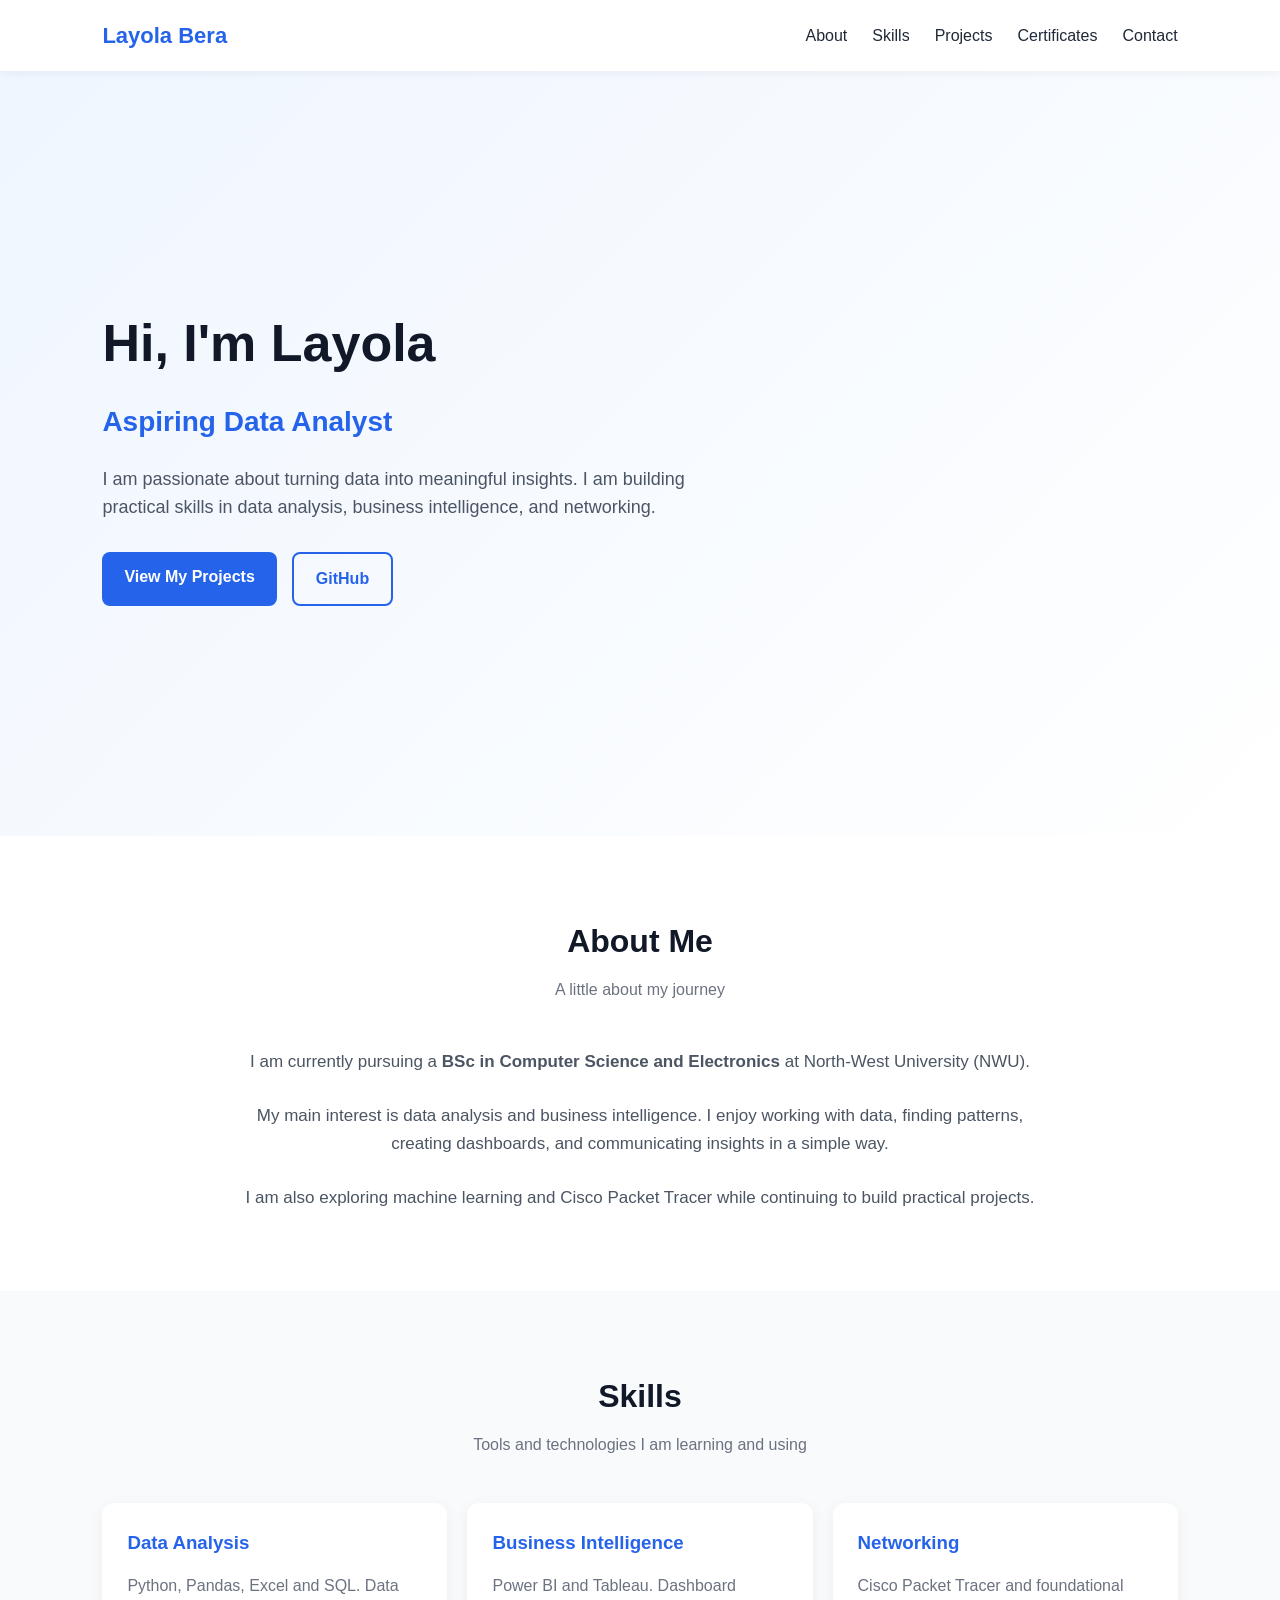
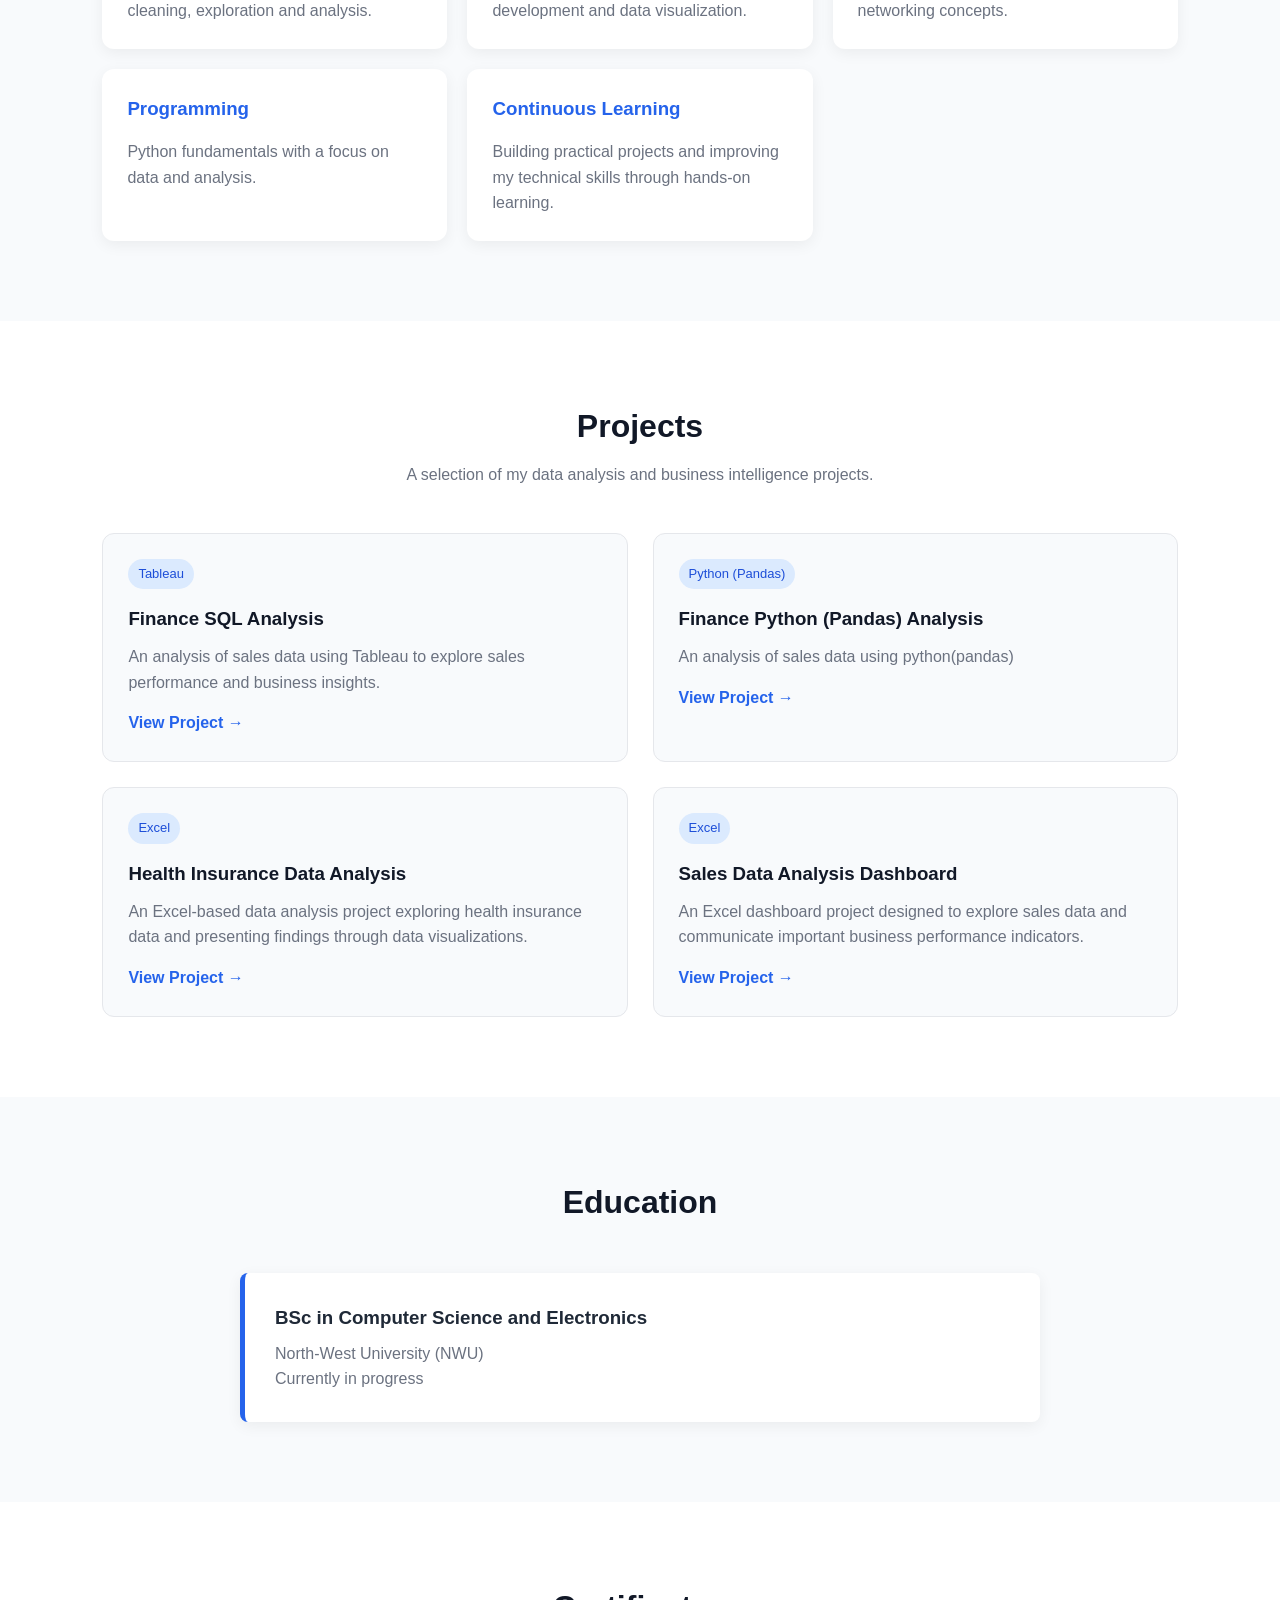
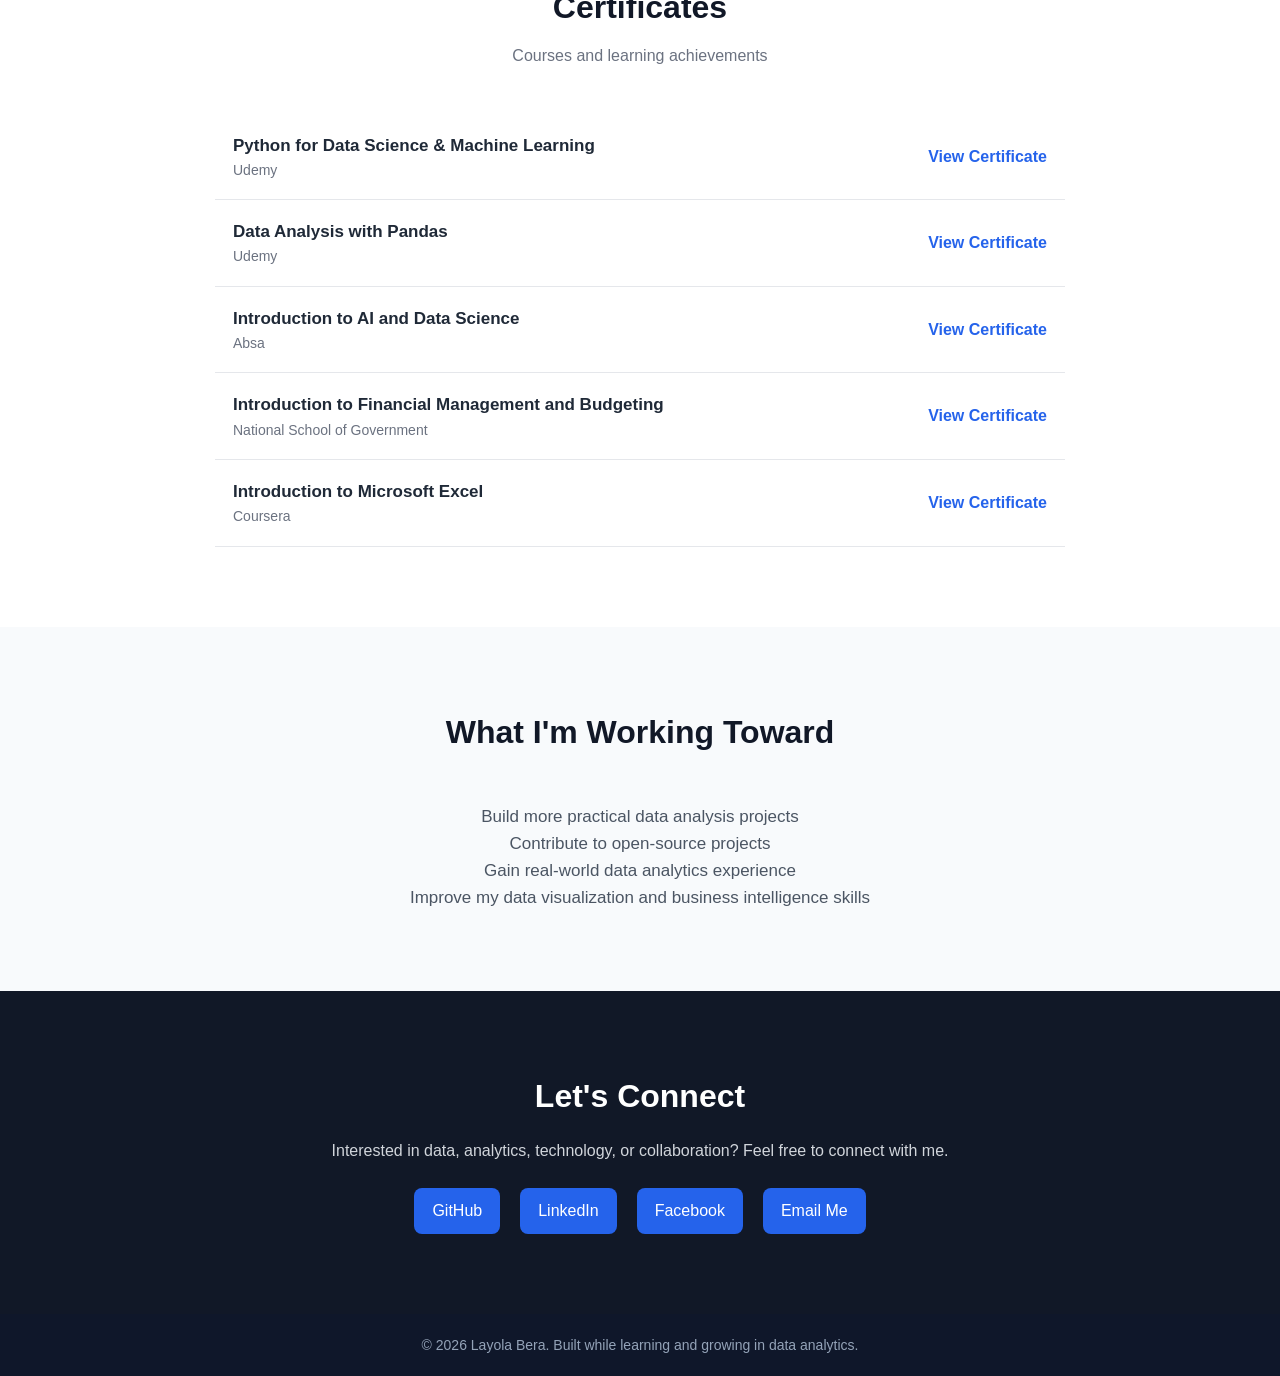
<file: index.html>
<!DOCTYPE html>
<html lang="en">
<head>
  <meta charset="UTF-8">
  <meta name="viewport" content="width=device-width, initial-scale=1.0">
  <link rel="stylesheet" href="index.css">
  <title>Layola Bera | Aspiring Data Analyst</title>
</head>
<body>

    <nav>
        <a href="https://2000bera.github.io/Data-Analysis-Portfolio/"><div class="logo">Layola Bera</div></a>

        <ul class="nav-links">
            <li><a href="#about">About</a></li>
            <li><a href="#skills">Skills</a></li>
            <li><a href="#projects">Projects</a></li>
            <li><a href="#certificates">Certificates</a></li>
            <li><a href="#contact">Contact</a></li>
            <!-- 
            UPDATED IT SOON
            <li><a href="/Files/L Bera - cv (1).docx">My CV</a></li>
            -->
        </ul>
    </nav>

    <header class="hero">

        <div class="hero-content">

            <h1>Hi, I'm Layola </h1>
   
            <h2>Aspiring Data Analyst</h2>

            <p>
                I am passionate about turning data into meaningful insights.
                I am building practical skills in data analysis, business
                intelligence, and networking.
            </p>

            <div class="buttons">

                <a href="#projects" class="btn primary-btn">
                    View My Projects
                </a>

                <a href="https://github.com/2000bera"
                   target="_parent"
                   class="btn secondary-btn">
                    GitHub
                </a>

            </div>

        </div>

    </header>

    <section id="about" class="about">

        <div class="section-title">
            <h2>About Me</h2>
            <p>A little about my journey</p>
        </div>

        <div class="about-content">

            <p>
                I am currently pursuing a
                <strong>BSc in Computer Science and Electronics</strong>
                at North-West University (NWU).
            </p>

            <br>

            <p>
                My main interest is data analysis and business intelligence.
                I enjoy working with data, finding patterns, creating
                dashboards, and communicating insights in a simple way.
            </p>

            <br>

            <p>
                I am also exploring machine learning and Cisco Packet Tracer
                while continuing to build practical projects.
            </p>

        </div>

    </section>

    <section id="skills">

        <div class="section-title">
            <h2>Skills</h2>
            <p>Tools and technologies I am learning and using</p>
        </div>

        <div class="skills-grid">

            <div class="skill-card">
                <h3>Data Analysis</h3>

                <p>
                    Python, Pandas, Excel and SQL.
                    Data cleaning, exploration and analysis.
                </p>
            </div>

            <div class="skill-card">
                <h3>Business Intelligence</h3>

                <p>
                    Power BI and Tableau.
                    Dashboard development and data visualization.
                </p>
            </div>

            <div class="skill-card">
                <h3>Networking</h3>

                <p>
                    Cisco Packet Tracer and foundational
                    networking concepts.
                </p>
            </div>

            <div class="skill-card">
                <h3>Programming</h3>

                <p>
                    Python fundamentals with a focus on
                    data and analysis.
                </p>
            </div>

            <div class="skill-card">
                <h3>Continuous Learning</h3>

                <p>
                    Building practical projects and improving
                    my technical skills through hands-on learning.
                </p>
            </div>

        </div>

    </section>

    <section id="projects" class="projects">

        <div class="section-title">

            <h2>Projects</h2>

            <p>
                A selection of my data analysis and business
                intelligence projects.
            </p>

        </div>


        <div class="projects-grid">

            <!-- Project 1 -->

            <div class="project-card">

                <span class="tools">Tableau</span>

                <h3>Finance SQL Analysis</h3>

                <p>
                    An analysis of sales data using Tableau
                    to explore sales performance and business insights.
                </p>

                <a
                    href="https://github.com/2000bera/Finance_SQL_Analysis"
                    target="_parent"
                    class="project-link">
                    View Project →
                </a>

            </div>


            <!-- Project 2 -->

            <div class="project-card">

                <span class="tools">Python (Pandas)</span>

                <h3>Finance Python (Pandas) Analysis</h3>

                <p>
                    An analysis of sales data using python(pandas)
                </p>

                <a
                    href="https://github.com/2000bera/Finance_Pandas_Analysis"
                    target="_parent"
                    class="project-link">
                    View Project →
                </a>

            </div>


            <!-- Project 3 -->

            <div class="project-card">

                <span class="tools">Excel</span>

                <h3>Health Insurance Data Analysis</h3>

                <p>
                    An Excel-based data analysis project exploring
                    health insurance data and presenting findings
                    through data visualizations.
                </p>

                <a
                    href="https://github.com/2000bera/Health_Insurance_Power_BI"
                    target="_parent"
                    class="project-link">
                    View Project →
                </a>

            </div>


            <!-- Project 4 -->

            <div class="project-card">

                <span class="tools">Excel</span>

                <h3>Sales Data Analysis Dashboard</h3>

                <p>
                    An Excel dashboard project designed to explore
                    sales data and communicate important business
                    performance indicators.
                </p>

                <a
                    href="https://github.com/2000bera/Sales_Data_Analysis_Excel_Dashboard"
                    target="_parent"
                    class="project-link">
                    View Project →
                </a>

            </div>

        </div>

    </section>


    <section id="education">

        <div class="section-title">
            <h2>Education</h2>
        </div>

        <div class="education-card">

            <h3>BSc in Computer Science and Electronics</h3>

            <p>
                North-West University (NWU)
            </p>

            <p>
                Currently in progress
            </p>

        </div>

    </section>

    <section id="certificates" class="certificates">

        <div class="section-title">

            <h2>Certificates</h2>

            <p>
                Courses and learning achievements
            </p>

        </div>


        <div class="certificate-list">


            <div class="certificate">

                <div>
                    <h3>Python for Data Science & Machine Learning</h3>
                    <p>Udemy</p>
                </div>

                <a
                    href="https://drive.google.com/file/d/1xLh_NSLAoJ2z9VR9G_q4wI86tPnsIqFo/view"
                    target="_parent">
                    View Certificate
                </a>

            </div>


            <div class="certificate">

                <div>
                    <h3>Data Analysis with Pandas</h3>
                    <p>Udemy</p>
                </div>

                <a
                    href="https://drive.google.com/file/d/1H1uPMaD5SwdsmtRu9pBDqlDNAzrnXyg9/view?usp=drive_link"
                    target="_parent">
                    View Certificate
                </a>

            </div>


            <div class="certificate">

                <div>
                    <h3>Introduction to AI and Data Science</h3>
                    <p>Absa</p>
                </div>

                <a
                    href="https://drive.google.com/file/d/1W_X-48TcYYzPxaGpzdyRYDT3iwfJt1MP/view?usp=drive_link"
                    target="_parent">
                    View Certificate
                </a>

            </div>


            <div class="certificate">

                <div>
                    <h3>Introduction to Financial Management and Budgeting</h3>
                    <p>National School of Government</p>
                </div>

                <a
                    href="https://drive.google.com/file/d/1OzAPiP6gOiIIeZj6WO0h4qXZAzpnU1Kz/view?usp=drive_link"
                    target="_parent">
                    View Certificate
                </a>

            </div>


            <div class="certificate">

                <div>
                    <h3>Introduction to Microsoft Excel</h3>
                    <p>Coursera</p>
                </div>

                <a
                    href="https://drive.google.com/file/d/1ljoCoU60mxKpziMzSaACthKcDXlkiXLb/view?usp=drive_link"
                    target="_parent">
                    View Certificate
                </a>

            </div>

        </div>

    </section>

    <section>

        <div class="section-title">

            <h2>What I'm Working Toward</h2>

        </div>

        <div class="about-content">

            <p>
                Build more practical data analysis projects
            </p>

            <p>
                Contribute to open-source projects
            </p>

            <p>
                Gain real-world data analytics experience
            </p>

            <p>
                Improve my data visualization and business intelligence skills
            </p>

        </div>

    </section>

    <section id="contact" class="contact">

        <h2>Let's Connect</h2>

        <p>
            Interested in data, analytics, technology, or collaboration?
            Feel free to connect with me.
        </p>


        <div class="contact-links">

            <a
                href="https://github.com/2000bera"
                target="_parent">
                GitHub
            </a>

            <a
                href="https://www.linkedin.com/in/layolabera/"
                target="_parent">
                LinkedIn
            </a>

            <a
                href="https://www.facebook.com/layola.bera"
                target="_parent">
                Facebook
            </a>

            <a
                href="mailto:berayola@outlook.com"
                >
                Email Me
            </a>

        </div>

    </section>

    <footer>

        <p>
            © 2026 Layola Bera. Built while learning and growing in data analytics.
        </p>

    </footer>

</body>
</html>
</file>
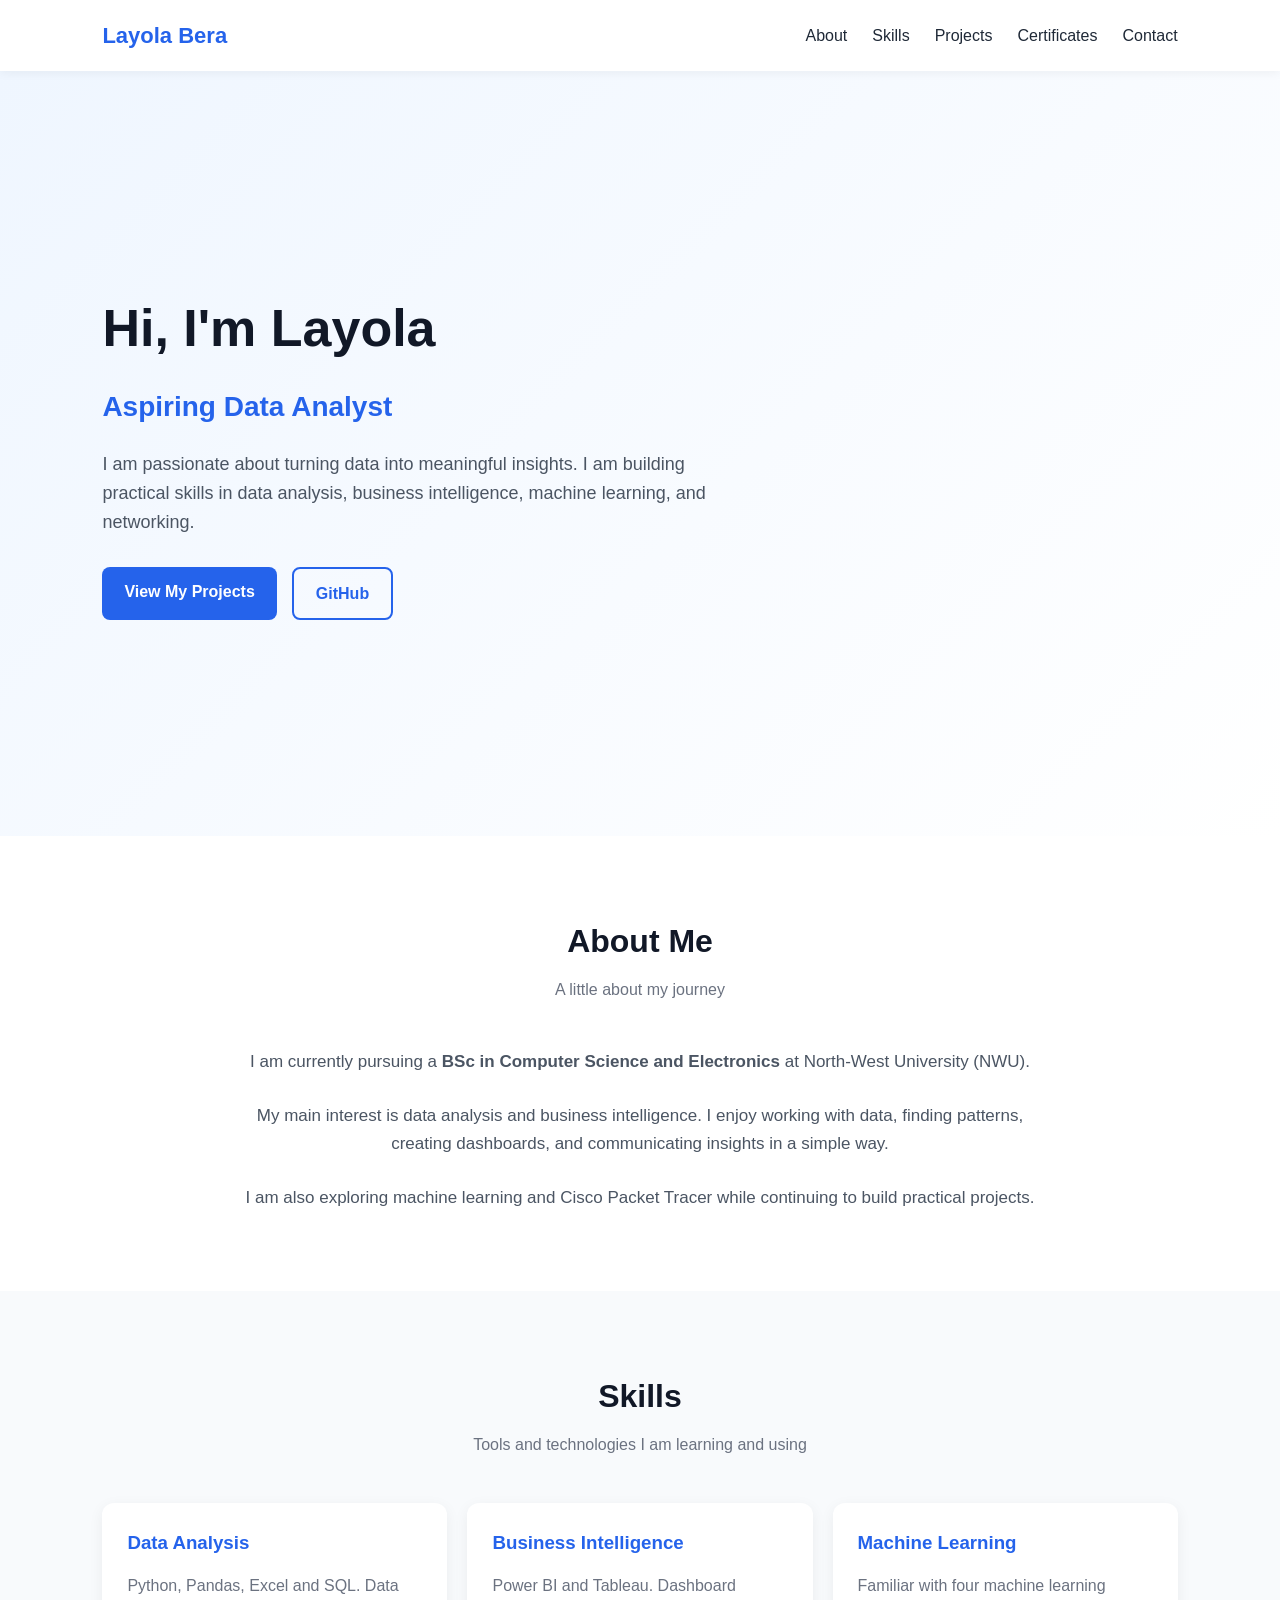
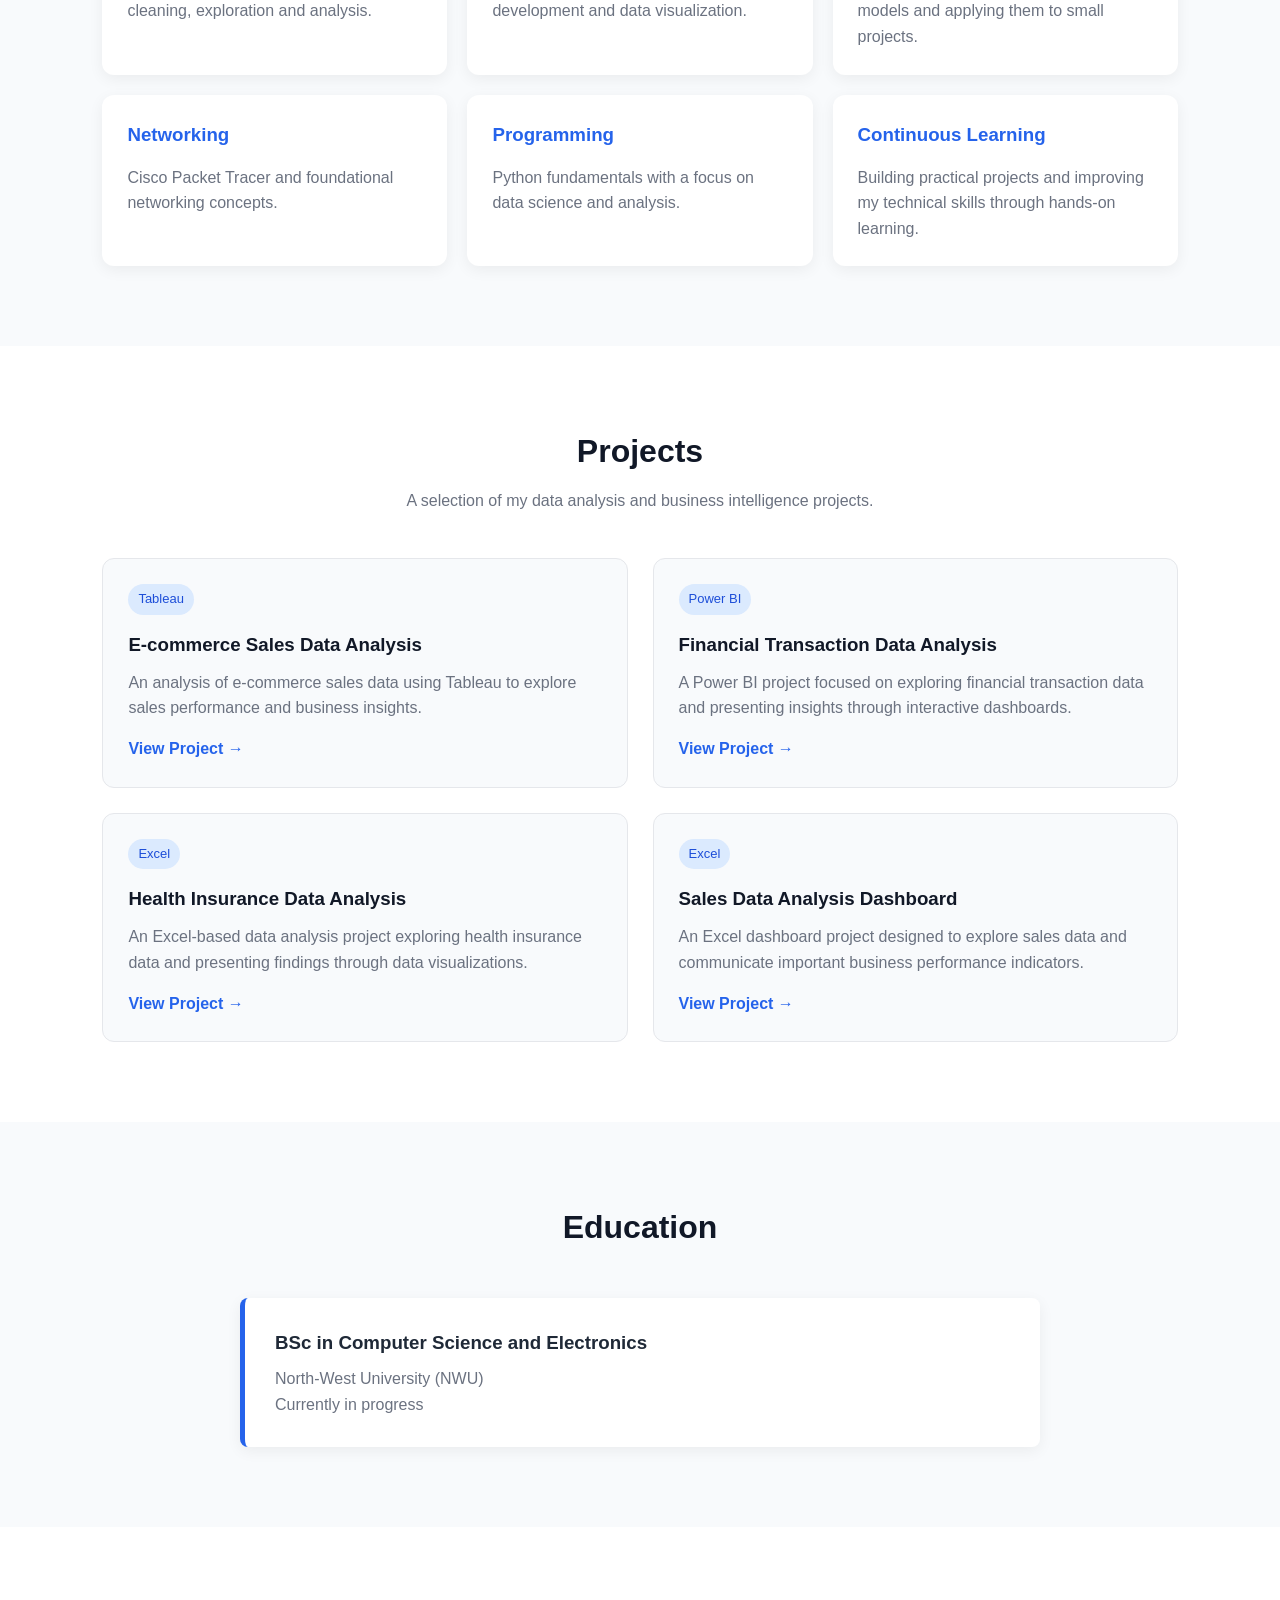
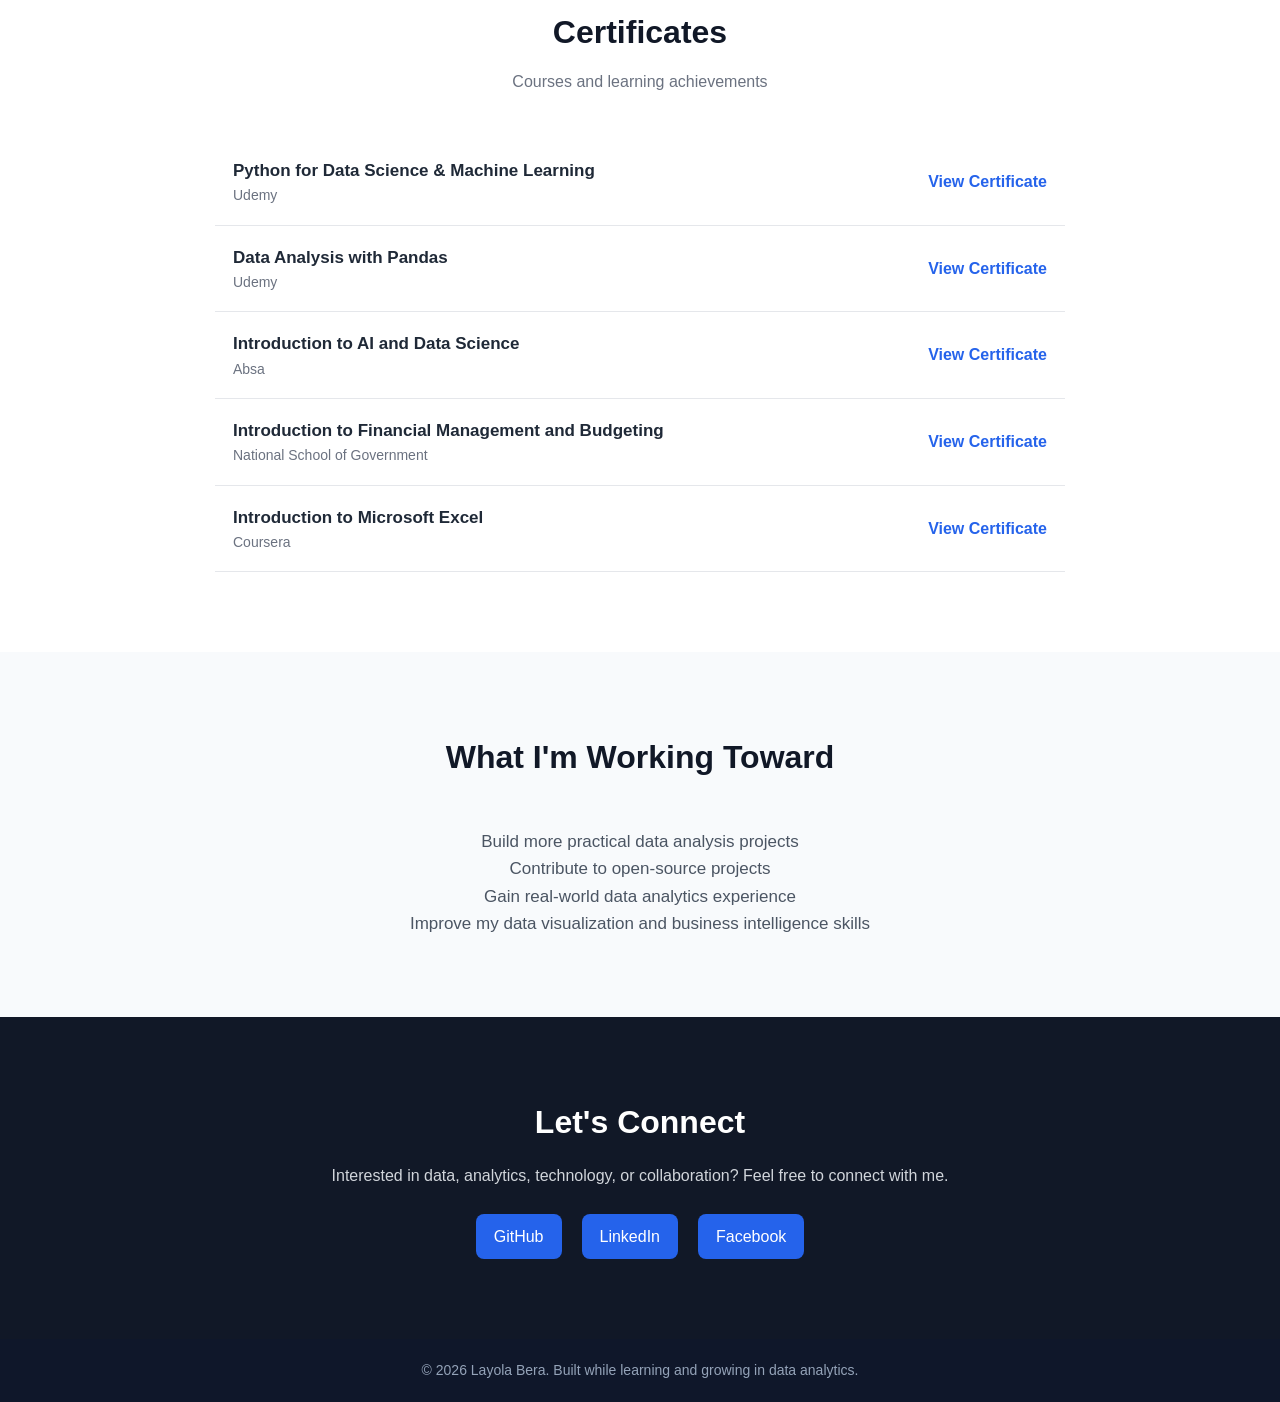
<file: profile.html>
<!DOCTYPE html>
<html lang="en">
<head>
  <meta charset="UTF-8">
  <meta name="viewport" content="width=device-width, initial-scale=1.0">
  <link rel="stylesheet" href="profile.css">
  <title>Layola Bera | Aspiring Data Analyst</title>
</head>
<body>
    <!-- =========================
         NAVIGATION
    ========================== -->
    <nav>
        <div class="logo">Layola Bera</div>

        <ul class="nav-links">
            <li><a href="#about">About</a></li>
            <li><a href="#skills">Skills</a></li>
            <li><a href="#projects">Projects</a></li>
            <li><a href="#certificates">Certificates</a></li>
            <li><a href="#contact">Contact</a></li>
        </ul>
    </nav>
    
    <!-- =========================
         HERO
    ========================== -->

    <header class="hero">

        <div class="hero-content">

            <h1>Hi, I'm Layola </h1>

            <h2>Aspiring Data Analyst</h2>

            <p>
                I am passionate about turning data into meaningful insights.
                I am building practical skills in data analysis, business
                intelligence, machine learning, and networking.
            </p>

            <div class="buttons">

                <a href="#projects" class="btn primary-btn">
                    View My Projects
                </a>

                <a href="https://github.com/2000bera"
                   target="_blank"
                   class="btn secondary-btn">
                    GitHub
                </a>

            </div>

        </div>

    </header>


    <!-- =========================
         ABOUT
    ========================== -->

    <section id="about" class="about">

        <div class="section-title">
            <h2>About Me</h2>
            <p>A little about my journey</p>
        </div>

        <div class="about-content">

            <p>
                I am currently pursuing a
                <strong>BSc in Computer Science and Electronics</strong>
                at North-West University (NWU).
            </p>

            <br>

            <p>
                My main interest is data analysis and business intelligence.
                I enjoy working with data, finding patterns, creating
                dashboards, and communicating insights in a simple way.
            </p>

            <br>

            <p>
                I am also exploring machine learning and Cisco Packet Tracer
                while continuing to build practical projects.
            </p>

        </div>

    </section>


    <!-- =========================
         SKILLS
    ========================== -->

    <section id="skills">

        <div class="section-title">
            <h2>Skills</h2>
            <p>Tools and technologies I am learning and using</p>
        </div>

        <div class="skills-grid">

            <div class="skill-card">
                <h3>Data Analysis</h3>

                <p>
                    Python, Pandas, Excel and SQL.
                    Data cleaning, exploration and analysis.
                </p>
            </div>


            <div class="skill-card">
                <h3>Business Intelligence</h3>

                <p>
                    Power BI and Tableau.
                    Dashboard development and data visualization.
                </p>
            </div>


            <div class="skill-card">
                <h3>Machine Learning</h3>

                <p>
                    Familiar with four machine learning models
                    and applying them to small projects.
                </p>
            </div>


            <div class="skill-card">
                <h3>Networking</h3>

                <p>
                    Cisco Packet Tracer and foundational
                    networking concepts.
                </p>
            </div>


            <div class="skill-card">
                <h3>Programming</h3>

                <p>
                    Python fundamentals with a focus on
                    data science and analysis.
                </p>
            </div>


            <div class="skill-card">
                <h3>Continuous Learning</h3>

                <p>
                    Building practical projects and improving
                    my technical skills through hands-on learning.
                </p>
            </div>

        </div>

    </section>


    <!-- =========================
         PROJECTS
    ========================== -->

    <section id="projects" class="projects">

        <div class="section-title">

            <h2>Projects</h2>

            <p>
                A selection of my data analysis and business
                intelligence projects.
            </p>

        </div>


        <div class="projects-grid">

            <!-- Project 1 -->

            <div class="project-card">

                <span class="tools">Tableau</span>

                <h3>E-commerce Sales Data Analysis</h3>

                <p>
                    An analysis of e-commerce sales data using Tableau
                    to explore sales performance and business insights.
                </p>

                <a
                    href="https://github.com/2000bera/E-commerce_Sales_Data_Tableau"
                    target="_blank"
                    class="project-link">
                    View Project →
                </a>

            </div>


            <!-- Project 2 -->

            <div class="project-card">

                <span class="tools">Power BI</span>

                <h3>Financial Transaction Data Analysis</h3>

                <p>
                    A Power BI project focused on exploring financial
                    transaction data and presenting insights through
                    interactive dashboards.
                </p>

                <a
                    href="https://github.com/2000bera/financial_transaction_data_analysis_Power_BI"
                    target="_blank"
                    class="project-link">
                    View Project →
                </a>

            </div>


            <!-- Project 3 -->

            <div class="project-card">

                <span class="tools">Excel</span>

                <h3>Health Insurance Data Analysis</h3>

                <p>
                    An Excel-based data analysis project exploring
                    health insurance data and presenting findings
                    through data visualizations.
                </p>

                <a
                    href="https://github.com/2000bera/Health_Insurance_Power_BI"
                    target="_blank"
                    class="project-link">
                    View Project →
                </a>

            </div>


            <!-- Project 4 -->

            <div class="project-card">

                <span class="tools">Excel</span>

                <h3>Sales Data Analysis Dashboard</h3>

                <p>
                    An Excel dashboard project designed to explore
                    sales data and communicate important business
                    performance indicators.
                </p>

                <a
                    href="https://github.com/2000bera/Sales_Data_Analysis_Excel_Dashboard"
                    target="_blank"
                    class="project-link">
                    View Project →
                </a>

            </div>

        </div>

    </section>


    <!-- =========================
         EDUCATION
    ========================== -->

    <section id="education">

        <div class="section-title">
            <h2>Education</h2>
        </div>

        <div class="education-card">

            <h3>BSc in Computer Science and Electronics</h3>

            <p>
                North-West University (NWU)
            </p>

            <p>
                Currently in progress
            </p>

        </div>

    </section>


    <!-- =========================
         CERTIFICATES
    ========================== -->

    <section id="certificates" class="certificates">

        <div class="section-title">

            <h2>Certificates</h2>

            <p>
                Courses and learning achievements
            </p>

        </div>


        <div class="certificate-list">


            <div class="certificate">

                <div>
                    <h3>Python for Data Science & Machine Learning</h3>
                    <p>Udemy</p>
                </div>

                <a
                    href="https://drive.google.com/file/d/1xLh_NSLAJ2o9VR9G_q4wI86tPnsIqFo/view?usp=drive_link"
                    target="_blank">
                    View Certificate
                </a>

            </div>


            <div class="certificate">

                <div>
                    <h3>Data Analysis with Pandas</h3>
                    <p>Udemy</p>
                </div>

                <a
                    href="https://drive.google.com/file/d/1H1uPMaD5SwdsmtRu9pBDqlDNAzrnXyg9/view?usp=drive_link"
                    target="_blank">
                    View Certificate
                </a>

            </div>


            <div class="certificate">

                <div>
                    <h3>Introduction to AI and Data Science</h3>
                    <p>Absa</p>
                </div>

                <a
                    href="https://drive.google.com/file/d/1W_X-48TcYYzPxaGpzdyRYDT3iwfJt1MP/view?usp=drive_link"
                    target="_blank">
                    View Certificate
                </a>

            </div>


            <div class="certificate">

                <div>
                    <h3>Introduction to Financial Management and Budgeting</h3>
                    <p>National School of Government</p>
                </div>

                <a
                    href="https://drive.google.com/file/d/1OzAPiP6gOiIIeZj6WO0h4qXZAzpnU1Kz/view?usp=drive_link"
                    target="_blank">
                    View Certificate
                </a>

            </div>


            <div class="certificate">

                <div>
                    <h3>Introduction to Microsoft Excel</h3>
                    <p>Coursera</p>
                </div>

                <a
                    href="https://drive.google.com/file/d/1ljoCoU60mxKpziMzSaACthKcDXlkiXLb/view?usp=drive_link"
                    target="_blank">
                    View Certificate
                </a>

            </div>

        </div>

    </section>


    <!-- =========================
         GOALS
    ========================== -->

    <section>

        <div class="section-title">

            <h2>What I'm Working Toward</h2>

        </div>

        <div class="about-content">

            <p>
                Build more practical data analysis projects
            </p>

            <p>
                Contribute to open-source projects
            </p>

            <p>
                Gain real-world data analytics experience
            </p>

            <p>
                Improve my data visualization and business intelligence skills
            </p>

        </div>

    </section>


    <!-- =========================
         CONTACT
    ========================== -->

    <section id="contact" class="contact">

        <h2>Let's Connect</h2>

        <p>
            Interested in data, analytics, technology, or collaboration?
            Feel free to connect with me.
        </p>


        <div class="contact-links">

            <a
                href="https://github.com/2000bera"
                target="_blank">
                GitHub
            </a>

            <a
                href="https://www.linkedin.com/in/layolabera/"
                target="_blank">
                LinkedIn
            </a>

            <a
                href="https://www.facebook.com/layola.bera"
                target="_blank">
                Facebook
            </a>

        </div>

    </section>


    <!-- =========================
         FOOTER
    ========================== -->

    <footer>

        <p>
            © 2026 Layola Bera. Built while learning and growing in data analytics.
        </p>

    </footer>

</body>
</html>
</file>
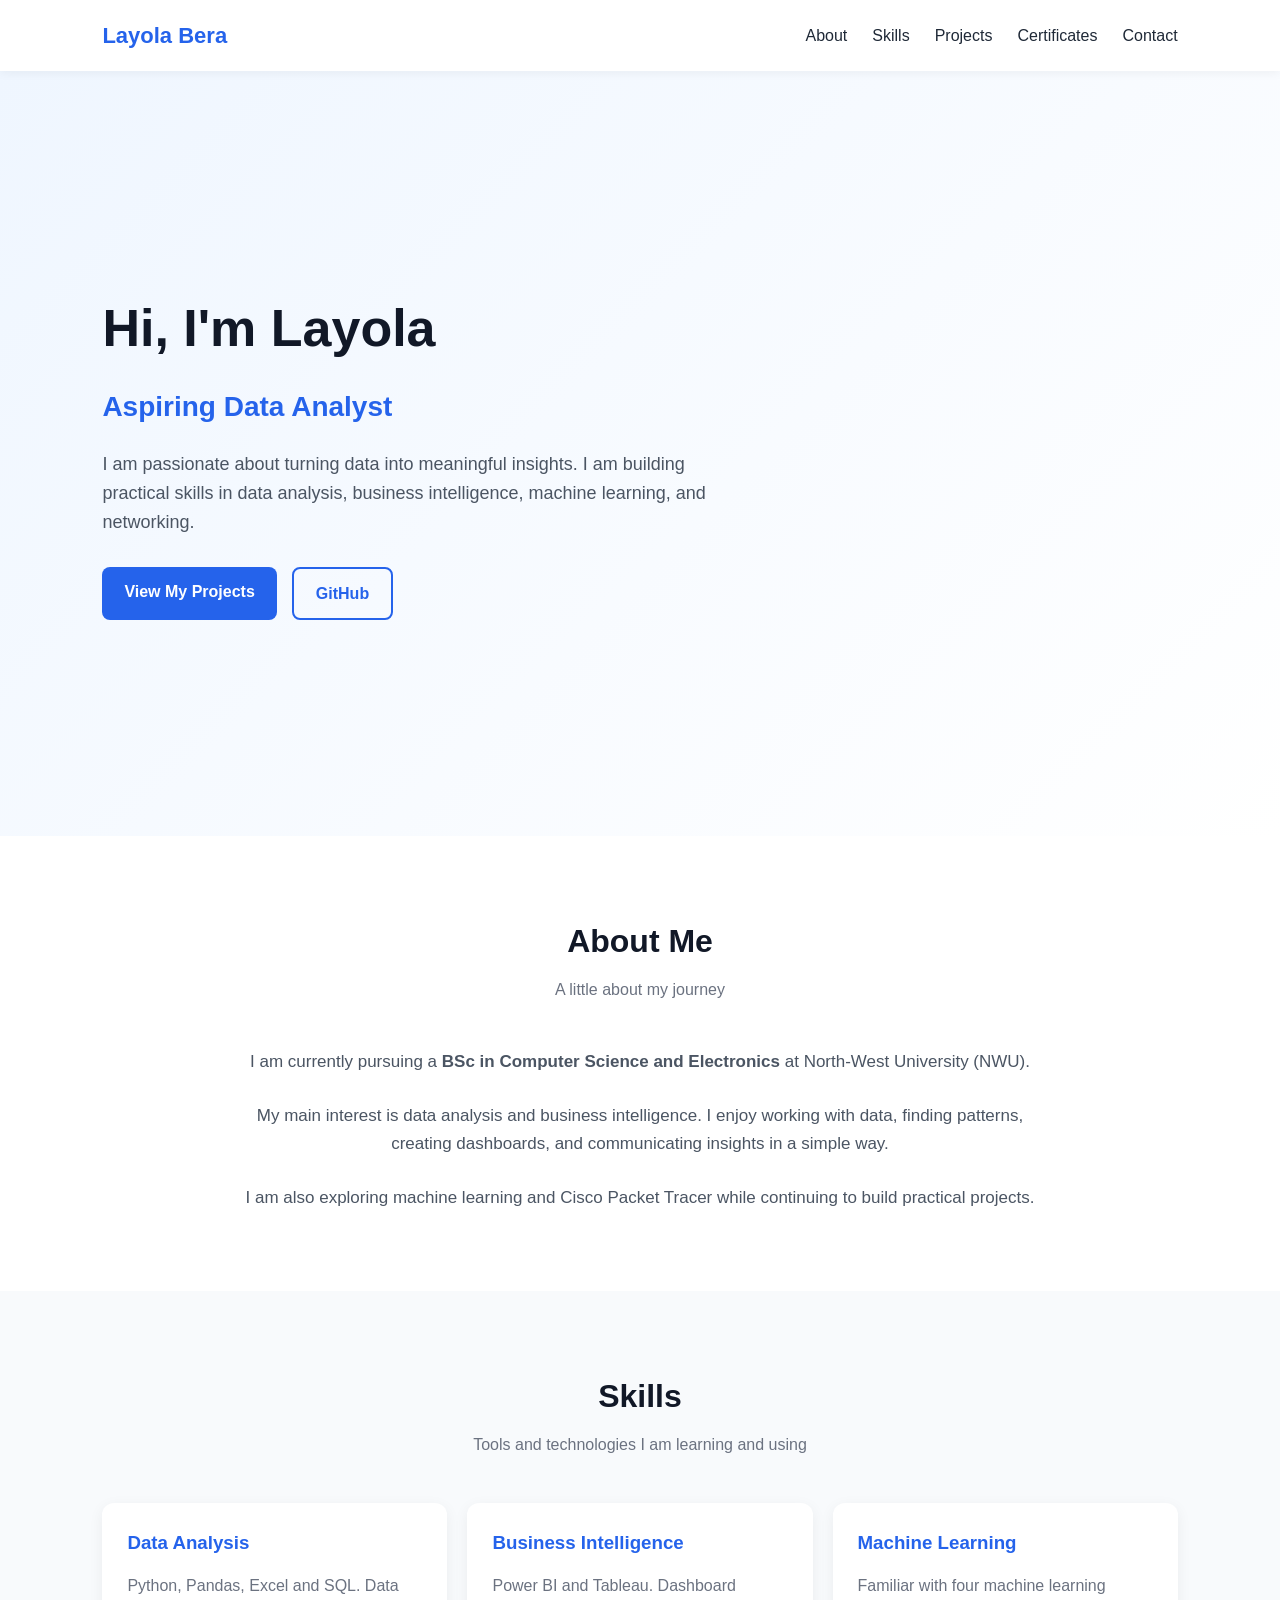
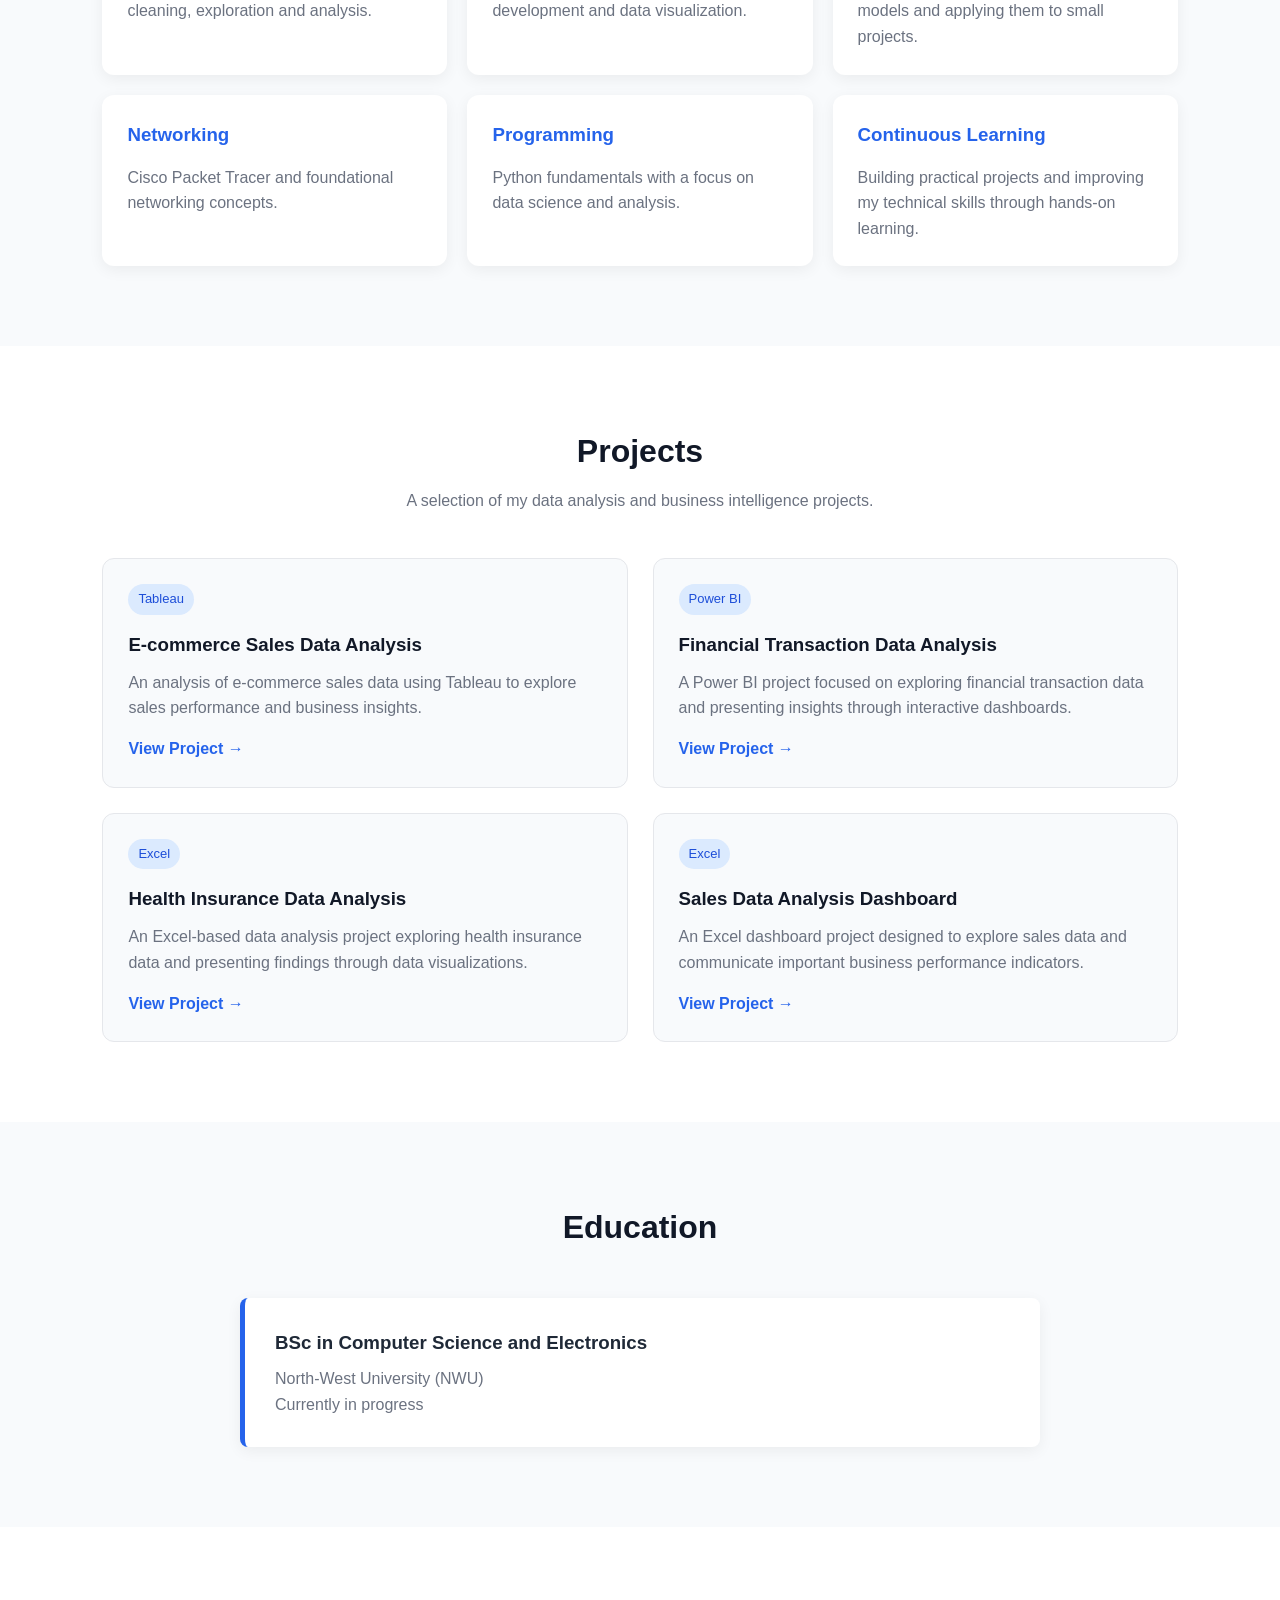
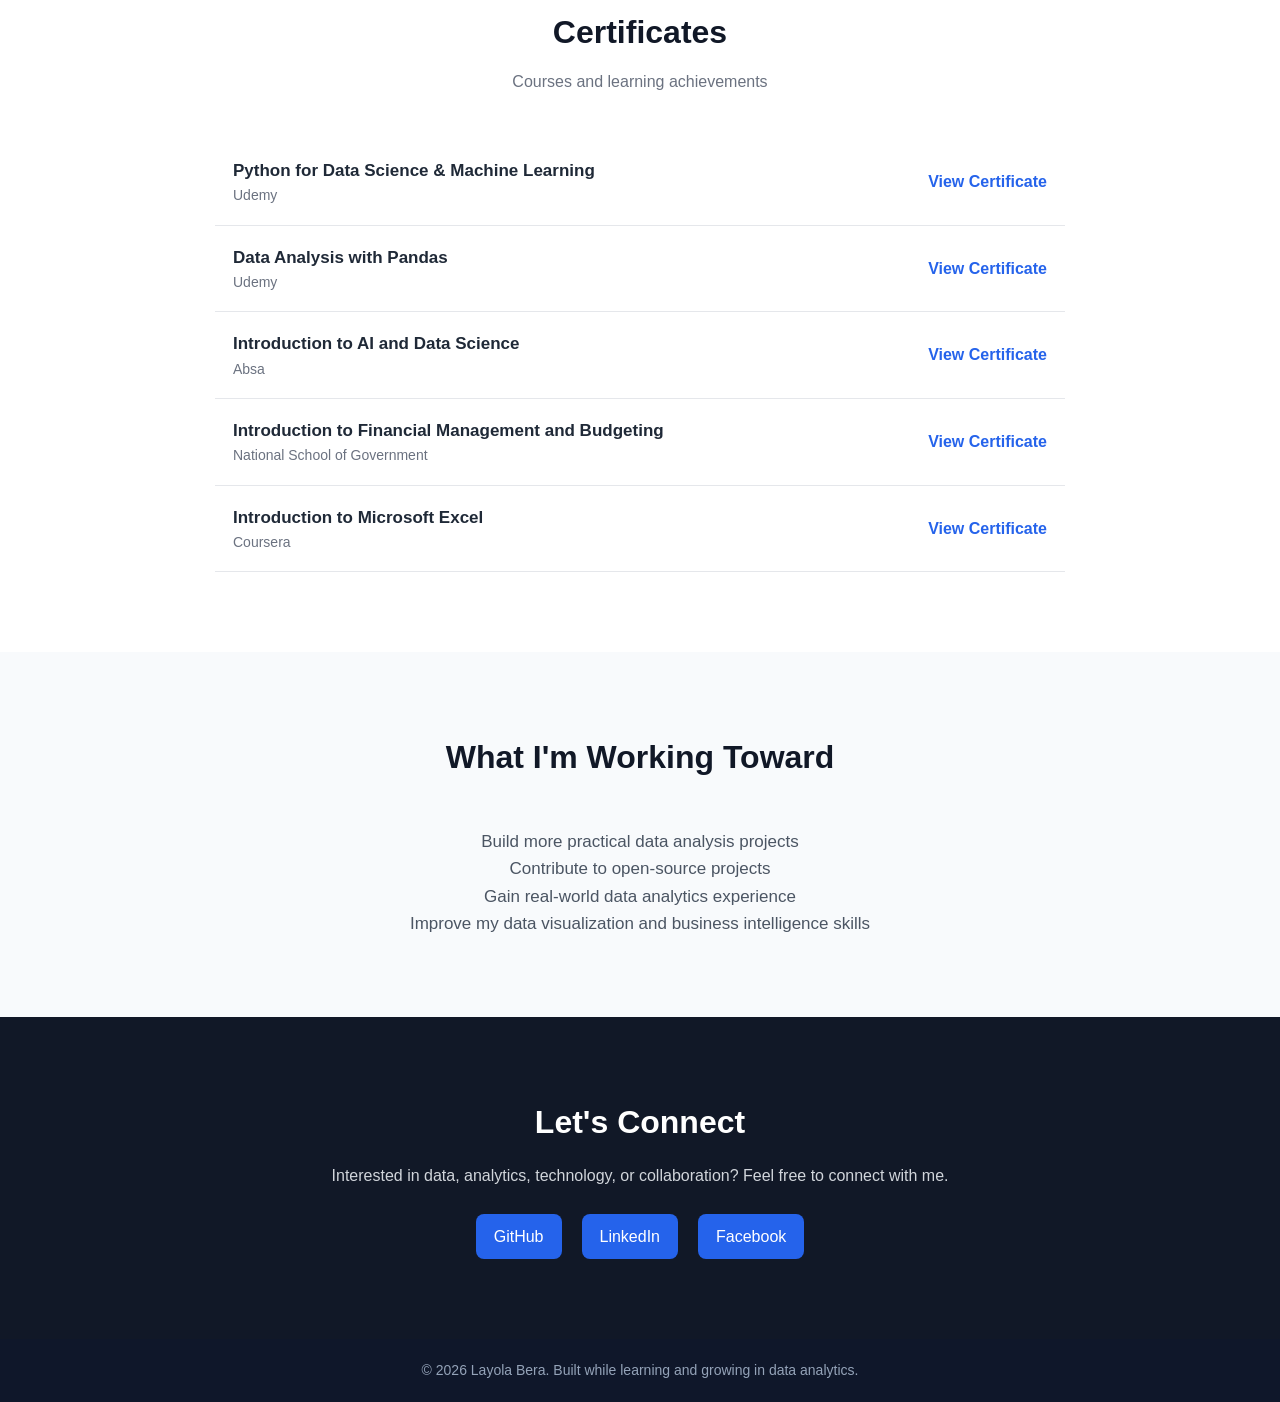
<file: HTML/profile.html>
<!DOCTYPE html>
<html lang="en">
<head>
  <meta charset="UTF-8">
  <meta name="viewport" content="width=device-width, initial-scale=1.0">
  <link rel="stylesheet" href="../CSS/profile.css">
  <title>Layola Bera | Aspiring Data Analyst</title>
</head>
<body>
    <!-- =========================
         NAVIGATION
    ========================== -->
    <nav>
        <div class="logo">Layola Bera</div>

        <ul class="nav-links">
            <li><a href="#about">About</a></li>
            <li><a href="#skills">Skills</a></li>
            <li><a href="#projects">Projects</a></li>
            <li><a href="#certificates">Certificates</a></li>
            <li><a href="#contact">Contact</a></li>
        </ul>
    </nav>
    
    <!-- =========================
         HERO
    ========================== -->

    <header class="hero">

        <div class="hero-content">

            <h1>Hi, I'm Layola </h1>

            <h2>Aspiring Data Analyst</h2>

            <p>
                I am passionate about turning data into meaningful insights.
                I am building practical skills in data analysis, business
                intelligence, machine learning, and networking.
            </p>

            <div class="buttons">

                <a href="#projects" class="btn primary-btn">
                    View My Projects
                </a>

                <a href="https://github.com/2000bera"
                   target="_blank"
                   class="btn secondary-btn">
                    GitHub
                </a>

            </div>

        </div>

    </header>


    <!-- =========================
         ABOUT
    ========================== -->

    <section id="about" class="about">

        <div class="section-title">
            <h2>About Me</h2>
            <p>A little about my journey</p>
        </div>

        <div class="about-content">

            <p>
                I am currently pursuing a
                <strong>BSc in Computer Science and Electronics</strong>
                at North-West University (NWU).
            </p>

            <br>

            <p>
                My main interest is data analysis and business intelligence.
                I enjoy working with data, finding patterns, creating
                dashboards, and communicating insights in a simple way.
            </p>

            <br>

            <p>
                I am also exploring machine learning and Cisco Packet Tracer
                while continuing to build practical projects.
            </p>

        </div>

    </section>


    <!-- =========================
         SKILLS
    ========================== -->

    <section id="skills">

        <div class="section-title">
            <h2>Skills</h2>
            <p>Tools and technologies I am learning and using</p>
        </div>

        <div class="skills-grid">

            <div class="skill-card">
                <h3>Data Analysis</h3>

                <p>
                    Python, Pandas, Excel and SQL.
                    Data cleaning, exploration and analysis.
                </p>
            </div>


            <div class="skill-card">
                <h3>Business Intelligence</h3>

                <p>
                    Power BI and Tableau.
                    Dashboard development and data visualization.
                </p>
            </div>


            <div class="skill-card">
                <h3>Machine Learning</h3>

                <p>
                    Familiar with four machine learning models
                    and applying them to small projects.
                </p>
            </div>


            <div class="skill-card">
                <h3>Networking</h3>

                <p>
                    Cisco Packet Tracer and foundational
                    networking concepts.
                </p>
            </div>


            <div class="skill-card">
                <h3>Programming</h3>

                <p>
                    Python fundamentals with a focus on
                    data science and analysis.
                </p>
            </div>


            <div class="skill-card">
                <h3>Continuous Learning</h3>

                <p>
                    Building practical projects and improving
                    my technical skills through hands-on learning.
                </p>
            </div>

        </div>

    </section>


    <!-- =========================
         PROJECTS
    ========================== -->

    <section id="projects" class="projects">

        <div class="section-title">

            <h2>Projects</h2>

            <p>
                A selection of my data analysis and business
                intelligence projects.
            </p>

        </div>


        <div class="projects-grid">

            <!-- Project 1 -->

            <div class="project-card">

                <span class="tools">Tableau</span>

                <h3>E-commerce Sales Data Analysis</h3>

                <p>
                    An analysis of e-commerce sales data using Tableau
                    to explore sales performance and business insights.
                </p>

                <a
                    href="https://github.com/2000bera/E-commerce_Sales_Data_Tableau"
                    target="_blank"
                    class="project-link">
                    View Project →
                </a>

            </div>


            <!-- Project 2 -->

            <div class="project-card">

                <span class="tools">Power BI</span>

                <h3>Financial Transaction Data Analysis</h3>

                <p>
                    A Power BI project focused on exploring financial
                    transaction data and presenting insights through
                    interactive dashboards.
                </p>

                <a
                    href="https://github.com/2000bera/financial_transaction_data_analysis_Power_BI"
                    target="_blank"
                    class="project-link">
                    View Project →
                </a>

            </div>


            <!-- Project 3 -->

            <div class="project-card">

                <span class="tools">Excel</span>

                <h3>Health Insurance Data Analysis</h3>

                <p>
                    An Excel-based data analysis project exploring
                    health insurance data and presenting findings
                    through data visualizations.
                </p>

                <a
                    href="https://github.com/2000bera/Health_Insurance_Power_BI"
                    target="_blank"
                    class="project-link">
                    View Project →
                </a>

            </div>


            <!-- Project 4 -->

            <div class="project-card">

                <span class="tools">Excel</span>

                <h3>Sales Data Analysis Dashboard</h3>

                <p>
                    An Excel dashboard project designed to explore
                    sales data and communicate important business
                    performance indicators.
                </p>

                <a
                    href="https://github.com/2000bera/Sales_Data_Analysis_Excel_Dashboard"
                    target="_blank"
                    class="project-link">
                    View Project →
                </a>

            </div>

        </div>

    </section>


    <!-- =========================
         EDUCATION
    ========================== -->

    <section id="education">

        <div class="section-title">
            <h2>Education</h2>
        </div>

        <div class="education-card">

            <h3>BSc in Computer Science and Electronics</h3>

            <p>
                North-West University (NWU)
            </p>

            <p>
                Currently in progress
            </p>

        </div>

    </section>


    <!-- =========================
         CERTIFICATES
    ========================== -->

    <section id="certificates" class="certificates">

        <div class="section-title">

            <h2>Certificates</h2>

            <p>
                Courses and learning achievements
            </p>

        </div>


        <div class="certificate-list">


            <div class="certificate">

                <div>
                    <h3>Python for Data Science & Machine Learning</h3>
                    <p>Udemy</p>
                </div>

                <a
                    href="https://drive.google.com/file/d/1xLh_NSLAJ2o9VR9G_q4wI86tPnsIqFo/view?usp=drive_link"
                    target="_blank">
                    View Certificate
                </a>

            </div>


            <div class="certificate">

                <div>
                    <h3>Data Analysis with Pandas</h3>
                    <p>Udemy</p>
                </div>

                <a
                    href="https://drive.google.com/file/d/1H1uPMaD5SwdsmtRu9pBDqlDNAzrnXyg9/view?usp=drive_link"
                    target="_blank">
                    View Certificate
                </a>

            </div>


            <div class="certificate">

                <div>
                    <h3>Introduction to AI and Data Science</h3>
                    <p>Absa</p>
                </div>

                <a
                    href="https://drive.google.com/file/d/1W_X-48TcYYzPxaGpzdyRYDT3iwfJt1MP/view?usp=drive_link"
                    target="_blank">
                    View Certificate
                </a>

            </div>


            <div class="certificate">

                <div>
                    <h3>Introduction to Financial Management and Budgeting</h3>
                    <p>National School of Government</p>
                </div>

                <a
                    href="https://drive.google.com/file/d/1OzAPiP6gOiIIeZj6WO0h4qXZAzpnU1Kz/view?usp=drive_link"
                    target="_blank">
                    View Certificate
                </a>

            </div>


            <div class="certificate">

                <div>
                    <h3>Introduction to Microsoft Excel</h3>
                    <p>Coursera</p>
                </div>

                <a
                    href="https://drive.google.com/file/d/1ljoCoU60mxKpziMzSaACthKcDXlkiXLb/view?usp=drive_link"
                    target="_blank">
                    View Certificate
                </a>

            </div>

        </div>

    </section>


    <!-- =========================
         GOALS
    ========================== -->

    <section>

        <div class="section-title">

            <h2>What I'm Working Toward</h2>

        </div>

        <div class="about-content">

            <p>
                Build more practical data analysis projects
            </p>

            <p>
                Contribute to open-source projects
            </p>

            <p>
                Gain real-world data analytics experience
            </p>

            <p>
                Improve my data visualization and business intelligence skills
            </p>

        </div>

    </section>


    <!-- =========================
         CONTACT
    ========================== -->

    <section id="contact" class="contact">

        <h2>Let's Connect</h2>

        <p>
            Interested in data, analytics, technology, or collaboration?
            Feel free to connect with me.
        </p>


        <div class="contact-links">

            <a
                href="https://github.com/2000bera"
                target="_blank">
                GitHub
            </a>

            <a
                href="https://www.linkedin.com/in/layolabera/"
                target="_blank">
                LinkedIn
            </a>

            <a
                href="https://www.facebook.com/layola.bera"
                target="_blank">
                Facebook
            </a>

        </div>

    </section>


    <!-- =========================
         FOOTER
    ========================== -->

    <footer>

        <p>
            © 2026 Layola Bera. Built while learning and growing in data analytics.
        </p>

    </footer>

</body>
</html>
</file>
<file: index.css>
/* =========================
           BASIC SETTINGS
        ========================== */

        * {
            margin: 0;
            padding: 0;
            box-sizing: border-box;
        }

        html {
            scroll-behavior: smooth;
        }

        body {
            font-family: Arial, sans-serif;
            line-height: 1.6;
            color: #1f2937;
            background-color: #f8fafc;
        }

        a {
            text-decoration: none;
            color: inherit;
        }

        /* =========================
           NAVIGATION
        ========================== */

        nav {
            background-color: #ffffff;
            padding: 18px 8%;
            display: flex;
            justify-content: space-between;
            align-items: center;
            position: sticky;
            top: 0;
            z-index: 1000;
            box-shadow: 0 2px 10px rgba(0, 0, 0, 0.05);
        }

        .logo {
            font-size: 22px;
            font-weight: bold;
            color: #2563eb;
        }

        .nav-links {
            display: flex;
            gap: 25px;
            list-style: none;
        }

        .nav-links a:hover {
            color: #2563eb;
        }

        /* =========================
           HERO
        ========================== */

        .hero {
            min-height: 85vh;
            display: flex;
            align-items: center;
            padding: 60px 8%;
            background: linear-gradient(135deg, #eff6ff, #ffffff);
        }

        .hero-content {
            max-width: 800px;
        }

        .hero h1 {
            font-size: 52px;
            margin-bottom: 15px;
            color: #111827;
        }

        .hero h2 {
            font-size: 28px;
            color: #2563eb;
            margin-bottom: 20px;
        }

        .hero p {
            font-size: 18px;
            max-width: 650px;
            margin-bottom: 30px;
            color: #4b5563;
        }

        .buttons {
            display: flex;
            gap: 15px;
            flex-wrap: wrap;
        }

        .btn {
            padding: 12px 22px;
            border-radius: 8px;
            font-weight: bold;
            display: inline-block;
        }

        .primary-btn {
            background-color: #2563eb;
            color: white;
        }

        .primary-btn:hover {
            background-color: #1d4ed8;
        }

        .secondary-btn {
            border: 2px solid #2563eb;
            color: #2563eb;
        }

        .secondary-btn:hover {
            background-color: #2563eb;
            color: white;
        }

        /* =========================
           SECTIONS
        ========================== */

        section {
            padding: 80px 8%;
        }

        .section-title {
            text-align: center;
            margin-bottom: 45px;
        }

        .section-title h2 {
            font-size: 32px;
            color: #111827;
            margin-bottom: 10px;
        }

        .section-title p {
            color: #6b7280;
        }

        /* =========================
           ABOUT
        ========================== */

        .about {
            background-color: white;
        }

        .about-content {
            max-width: 800px;
            margin: auto;
            text-align: center;
            font-size: 17px;
            color: #4b5563;
        }

        /* =========================
           SKILLS
        ========================== */

        .skills-grid {
            display: grid;
            grid-template-columns: repeat(3, 1fr);
            gap: 20px;
        }

        .skill-card {
            background-color: white;
            padding: 25px;
            border-radius: 12px;
            box-shadow: 0 4px 15px rgba(0, 0, 0, 0.06);
        }

        .skill-card h3 {
            color: #2563eb;
            margin-bottom: 15px;
        }

        .skill-card p {
            color: #6b7280;
        }

        /* =========================
           PROJECTS
        ========================== */

        .projects {
            background-color: white;
        }

        .projects-grid {
            display: grid;
            grid-template-columns: repeat(2, 1fr);
            gap: 25px;
        }

        .project-card {
            background-color: #f8fafc;
            border: 1px solid #e5e7eb;
            border-radius: 12px;
            padding: 25px;
            transition: 0.3s;
        }

        .project-card:hover {
            transform: translateY(-5px);
            box-shadow: 0 8px 20px rgba(0, 0, 0, 0.08);
        }

        .project-card h3 {
            margin-bottom: 10px;
            color: #111827;
        }

        .project-card p {
            color: #6b7280;
            margin-bottom: 15px;
        }

        .tools {
            display: inline-block;
            background-color: #dbeafe;
            color: #1d4ed8;
            padding: 5px 10px;
            border-radius: 20px;
            font-size: 13px;
            margin-bottom: 15px;
        }

        .project-link {
            color: #2563eb;
            font-weight: bold;
        }

        /* =========================
           EDUCATION
        ========================== */

        .education-card {
            max-width: 800px;
            margin: auto;
            background-color: white;
            padding: 30px;
            border-left: 5px solid #2563eb;
            border-radius: 8px;
            box-shadow: 0 4px 15px rgba(0, 0, 0, 0.06);
        }

        .education-card h3 {
            margin-bottom: 8px;
        }

        .education-card p {
            color: #6b7280;
        }

        /* =========================
           CERTIFICATES
        ========================== */

        .certificates {
            background-color: white;
        }

        .certificate-list {
            max-width: 850px;
            margin: auto;
        }

        .certificate {
            display: flex;
            justify-content: space-between;
            align-items: center;
            padding: 18px;
            border-bottom: 1px solid #e5e7eb;
        }

        .certificate h3 {
            font-size: 17px;
        }

        .certificate p {
            color: #6b7280;
            font-size: 14px;
        }

        .certificate a {
            color: #2563eb;
            font-weight: bold;
        }

        /* =========================
           CONTACT
        ========================== */

        .contact {
            text-align: center;
            background-color: #111827;
            color: white;
        }

        .contact h2 {
            font-size: 32px;
            margin-bottom: 15px;
        }

        .contact p {
            color: #d1d5db;
            margin-bottom: 25px;
        }

        .contact-links {
            display: flex;
            justify-content: center;
            gap: 20px;
            flex-wrap: wrap;
        }

        .contact-links a {
            background-color: #2563eb;
            padding: 10px 18px;
            border-radius: 8px;
        }

        .contact-links a:hover {
            background-color: #1d4ed8;
        }

        /* =========================
           FOOTER
        ========================== */

        footer {
            text-align: center;
            padding: 20px;
            background-color: #0f172a;
            color: #94a3b8;
            font-size: 14px;
        }

        /* =========================
           MOBILE
        ========================== */

        @media (max-width: 768px) {

            .nav-links {
                display: none;
            }

            .hero h1 {
                font-size: 38px;
            }

            .hero h2 {
                font-size: 23px;
            }

            .skills-grid,
            .projects-grid {
                grid-template-columns: 1fr;
            }

            .certificate {
                flex-direction: column;
                align-items: flex-start;
                gap: 10px;
            }

            section {
                padding: 60px 6%;
            }
          }
</file>
<file: profile.css>
/* =========================
           BASIC SETTINGS
        ========================== */

        * {
            margin: 0;
            padding: 0;
            box-sizing: border-box;
        }

        html {
            scroll-behavior: smooth;
        }

        body {
            font-family: Arial, sans-serif;
            line-height: 1.6;
            color: #1f2937;
            background-color: #f8fafc;
        }

        a {
            text-decoration: none;
            color: inherit;
        }

        /* =========================
           NAVIGATION
        ========================== */

        nav {
            background-color: #ffffff;
            padding: 18px 8%;
            display: flex;
            justify-content: space-between;
            align-items: center;
            position: sticky;
            top: 0;
            z-index: 1000;
            box-shadow: 0 2px 10px rgba(0, 0, 0, 0.05);
        }

        .logo {
            font-size: 22px;
            font-weight: bold;
            color: #2563eb;
        }

        .nav-links {
            display: flex;
            gap: 25px;
            list-style: none;
        }

        .nav-links a:hover {
            color: #2563eb;
        }

        /* =========================
           HERO
        ========================== */

        .hero {
            min-height: 85vh;
            display: flex;
            align-items: center;
            padding: 60px 8%;
            background: linear-gradient(135deg, #eff6ff, #ffffff);
        }

        .hero-content {
            max-width: 800px;
        }

        .hero h1 {
            font-size: 52px;
            margin-bottom: 15px;
            color: #111827;
        }

        .hero h2 {
            font-size: 28px;
            color: #2563eb;
            margin-bottom: 20px;
        }

        .hero p {
            font-size: 18px;
            max-width: 650px;
            margin-bottom: 30px;
            color: #4b5563;
        }

        .buttons {
            display: flex;
            gap: 15px;
            flex-wrap: wrap;
        }

        .btn {
            padding: 12px 22px;
            border-radius: 8px;
            font-weight: bold;
            display: inline-block;
        }

        .primary-btn {
            background-color: #2563eb;
            color: white;
        }

        .primary-btn:hover {
            background-color: #1d4ed8;
        }

        .secondary-btn {
            border: 2px solid #2563eb;
            color: #2563eb;
        }

        .secondary-btn:hover {
            background-color: #2563eb;
            color: white;
        }

        /* =========================
           SECTIONS
        ========================== */

        section {
            padding: 80px 8%;
        }

        .section-title {
            text-align: center;
            margin-bottom: 45px;
        }

        .section-title h2 {
            font-size: 32px;
            color: #111827;
            margin-bottom: 10px;
        }

        .section-title p {
            color: #6b7280;
        }

        /* =========================
           ABOUT
        ========================== */

        .about {
            background-color: white;
        }

        .about-content {
            max-width: 800px;
            margin: auto;
            text-align: center;
            font-size: 17px;
            color: #4b5563;
        }

        /* =========================
           SKILLS
        ========================== */

        .skills-grid {
            display: grid;
            grid-template-columns: repeat(3, 1fr);
            gap: 20px;
        }

        .skill-card {
            background-color: white;
            padding: 25px;
            border-radius: 12px;
            box-shadow: 0 4px 15px rgba(0, 0, 0, 0.06);
        }

        .skill-card h3 {
            color: #2563eb;
            margin-bottom: 15px;
        }

        .skill-card p {
            color: #6b7280;
        }

        /* =========================
           PROJECTS
        ========================== */

        .projects {
            background-color: white;
        }

        .projects-grid {
            display: grid;
            grid-template-columns: repeat(2, 1fr);
            gap: 25px;
        }

        .project-card {
            background-color: #f8fafc;
            border: 1px solid #e5e7eb;
            border-radius: 12px;
            padding: 25px;
            transition: 0.3s;
        }

        .project-card:hover {
            transform: translateY(-5px);
            box-shadow: 0 8px 20px rgba(0, 0, 0, 0.08);
        }

        .project-card h3 {
            margin-bottom: 10px;
            color: #111827;
        }

        .project-card p {
            color: #6b7280;
            margin-bottom: 15px;
        }

        .tools {
            display: inline-block;
            background-color: #dbeafe;
            color: #1d4ed8;
            padding: 5px 10px;
            border-radius: 20px;
            font-size: 13px;
            margin-bottom: 15px;
        }

        .project-link {
            color: #2563eb;
            font-weight: bold;
        }

        /* =========================
           EDUCATION
        ========================== */

        .education-card {
            max-width: 800px;
            margin: auto;
            background-color: white;
            padding: 30px;
            border-left: 5px solid #2563eb;
            border-radius: 8px;
            box-shadow: 0 4px 15px rgba(0, 0, 0, 0.06);
        }

        .education-card h3 {
            margin-bottom: 8px;
        }

        .education-card p {
            color: #6b7280;
        }

        /* =========================
           CERTIFICATES
        ========================== */

        .certificates {
            background-color: white;
        }

        .certificate-list {
            max-width: 850px;
            margin: auto;
        }

        .certificate {
            display: flex;
            justify-content: space-between;
            align-items: center;
            padding: 18px;
            border-bottom: 1px solid #e5e7eb;
        }

        .certificate h3 {
            font-size: 17px;
        }

        .certificate p {
            color: #6b7280;
            font-size: 14px;
        }

        .certificate a {
            color: #2563eb;
            font-weight: bold;
        }

        /* =========================
           CONTACT
        ========================== */

        .contact {
            text-align: center;
            background-color: #111827;
            color: white;
        }

        .contact h2 {
            font-size: 32px;
            margin-bottom: 15px;
        }

        .contact p {
            color: #d1d5db;
            margin-bottom: 25px;
        }

        .contact-links {
            display: flex;
            justify-content: center;
            gap: 20px;
            flex-wrap: wrap;
        }

        .contact-links a {
            background-color: #2563eb;
            padding: 10px 18px;
            border-radius: 8px;
        }

        .contact-links a:hover {
            background-color: #1d4ed8;
        }

        /* =========================
           FOOTER
        ========================== */

        footer {
            text-align: center;
            padding: 20px;
            background-color: #0f172a;
            color: #94a3b8;
            font-size: 14px;
        }

        /* =========================
           MOBILE
        ========================== */

        @media (max-width: 768px) {

            .nav-links {
                display: none;
            }

            .hero h1 {
                font-size: 38px;
            }

            .hero h2 {
                font-size: 23px;
            }

            .skills-grid,
            .projects-grid {
                grid-template-columns: 1fr;
            }

            .certificate {
                flex-direction: column;
                align-items: flex-start;
                gap: 10px;
            }

            section {
                padding: 60px 6%;
            }
          }
</file>
<file: CSS/profile.css>
/* =========================
           BASIC SETTINGS
        ========================== */

        * {
            margin: 0;
            padding: 0;
            box-sizing: border-box;
        }

        html {
            scroll-behavior: smooth;
        }

        body {
            font-family: Arial, sans-serif;
            line-height: 1.6;
            color: #1f2937;
            background-color: #f8fafc;
        }

        a {
            text-decoration: none;
            color: inherit;
        }

        /* =========================
           NAVIGATION
        ========================== */

        nav {
            background-color: #ffffff;
            padding: 18px 8%;
            display: flex;
            justify-content: space-between;
            align-items: center;
            position: sticky;
            top: 0;
            z-index: 1000;
            box-shadow: 0 2px 10px rgba(0, 0, 0, 0.05);
        }

        .logo {
            font-size: 22px;
            font-weight: bold;
            color: #2563eb;
        }

        .nav-links {
            display: flex;
            gap: 25px;
            list-style: none;
        }

        .nav-links a:hover {
            color: #2563eb;
        }

        /* =========================
           HERO
        ========================== */

        .hero {
            min-height: 85vh;
            display: flex;
            align-items: center;
            padding: 60px 8%;
            background: linear-gradient(135deg, #eff6ff, #ffffff);
        }

        .hero-content {
            max-width: 800px;
        }

        .hero h1 {
            font-size: 52px;
            margin-bottom: 15px;
            color: #111827;
        }

        .hero h2 {
            font-size: 28px;
            color: #2563eb;
            margin-bottom: 20px;
        }

        .hero p {
            font-size: 18px;
            max-width: 650px;
            margin-bottom: 30px;
            color: #4b5563;
        }

        .buttons {
            display: flex;
            gap: 15px;
            flex-wrap: wrap;
        }

        .btn {
            padding: 12px 22px;
            border-radius: 8px;
            font-weight: bold;
            display: inline-block;
        }

        .primary-btn {
            background-color: #2563eb;
            color: white;
        }

        .primary-btn:hover {
            background-color: #1d4ed8;
        }

        .secondary-btn {
            border: 2px solid #2563eb;
            color: #2563eb;
        }

        .secondary-btn:hover {
            background-color: #2563eb;
            color: white;
        }

        /* =========================
           SECTIONS
        ========================== */

        section {
            padding: 80px 8%;
        }

        .section-title {
            text-align: center;
            margin-bottom: 45px;
        }

        .section-title h2 {
            font-size: 32px;
            color: #111827;
            margin-bottom: 10px;
        }

        .section-title p {
            color: #6b7280;
        }

        /* =========================
           ABOUT
        ========================== */

        .about {
            background-color: white;
        }

        .about-content {
            max-width: 800px;
            margin: auto;
            text-align: center;
            font-size: 17px;
            color: #4b5563;
        }

        /* =========================
           SKILLS
        ========================== */

        .skills-grid {
            display: grid;
            grid-template-columns: repeat(3, 1fr);
            gap: 20px;
        }

        .skill-card {
            background-color: white;
            padding: 25px;
            border-radius: 12px;
            box-shadow: 0 4px 15px rgba(0, 0, 0, 0.06);
        }

        .skill-card h3 {
            color: #2563eb;
            margin-bottom: 15px;
        }

        .skill-card p {
            color: #6b7280;
        }

        /* =========================
           PROJECTS
        ========================== */

        .projects {
            background-color: white;
        }

        .projects-grid {
            display: grid;
            grid-template-columns: repeat(2, 1fr);
            gap: 25px;
        }

        .project-card {
            background-color: #f8fafc;
            border: 1px solid #e5e7eb;
            border-radius: 12px;
            padding: 25px;
            transition: 0.3s;
        }

        .project-card:hover {
            transform: translateY(-5px);
            box-shadow: 0 8px 20px rgba(0, 0, 0, 0.08);
        }

        .project-card h3 {
            margin-bottom: 10px;
            color: #111827;
        }

        .project-card p {
            color: #6b7280;
            margin-bottom: 15px;
        }

        .tools {
            display: inline-block;
            background-color: #dbeafe;
            color: #1d4ed8;
            padding: 5px 10px;
            border-radius: 20px;
            font-size: 13px;
            margin-bottom: 15px;
        }

        .project-link {
            color: #2563eb;
            font-weight: bold;
        }

        /* =========================
           EDUCATION
        ========================== */

        .education-card {
            max-width: 800px;
            margin: auto;
            background-color: white;
            padding: 30px;
            border-left: 5px solid #2563eb;
            border-radius: 8px;
            box-shadow: 0 4px 15px rgba(0, 0, 0, 0.06);
        }

        .education-card h3 {
            margin-bottom: 8px;
        }

        .education-card p {
            color: #6b7280;
        }

        /* =========================
           CERTIFICATES
        ========================== */

        .certificates {
            background-color: white;
        }

        .certificate-list {
            max-width: 850px;
            margin: auto;
        }

        .certificate {
            display: flex;
            justify-content: space-between;
            align-items: center;
            padding: 18px;
            border-bottom: 1px solid #e5e7eb;
        }

        .certificate h3 {
            font-size: 17px;
        }

        .certificate p {
            color: #6b7280;
            font-size: 14px;
        }

        .certificate a {
            color: #2563eb;
            font-weight: bold;
        }

        /* =========================
           CONTACT
        ========================== */

        .contact {
            text-align: center;
            background-color: #111827;
            color: white;
        }

        .contact h2 {
            font-size: 32px;
            margin-bottom: 15px;
        }

        .contact p {
            color: #d1d5db;
            margin-bottom: 25px;
        }

        .contact-links {
            display: flex;
            justify-content: center;
            gap: 20px;
            flex-wrap: wrap;
        }

        .contact-links a {
            background-color: #2563eb;
            padding: 10px 18px;
            border-radius: 8px;
        }

        .contact-links a:hover {
            background-color: #1d4ed8;
        }

        /* =========================
           FOOTER
        ========================== */

        footer {
            text-align: center;
            padding: 20px;
            background-color: #0f172a;
            color: #94a3b8;
            font-size: 14px;
        }

        /* =========================
           MOBILE
        ========================== */

        @media (max-width: 768px) {

            .nav-links {
                display: none;
            }

            .hero h1 {
                font-size: 38px;
            }

            .hero h2 {
                font-size: 23px;
            }

            .skills-grid,
            .projects-grid {
                grid-template-columns: 1fr;
            }

            .certificate {
                flex-direction: column;
                align-items: flex-start;
                gap: 10px;
            }

            section {
                padding: 60px 6%;
            }
          }
</file>
